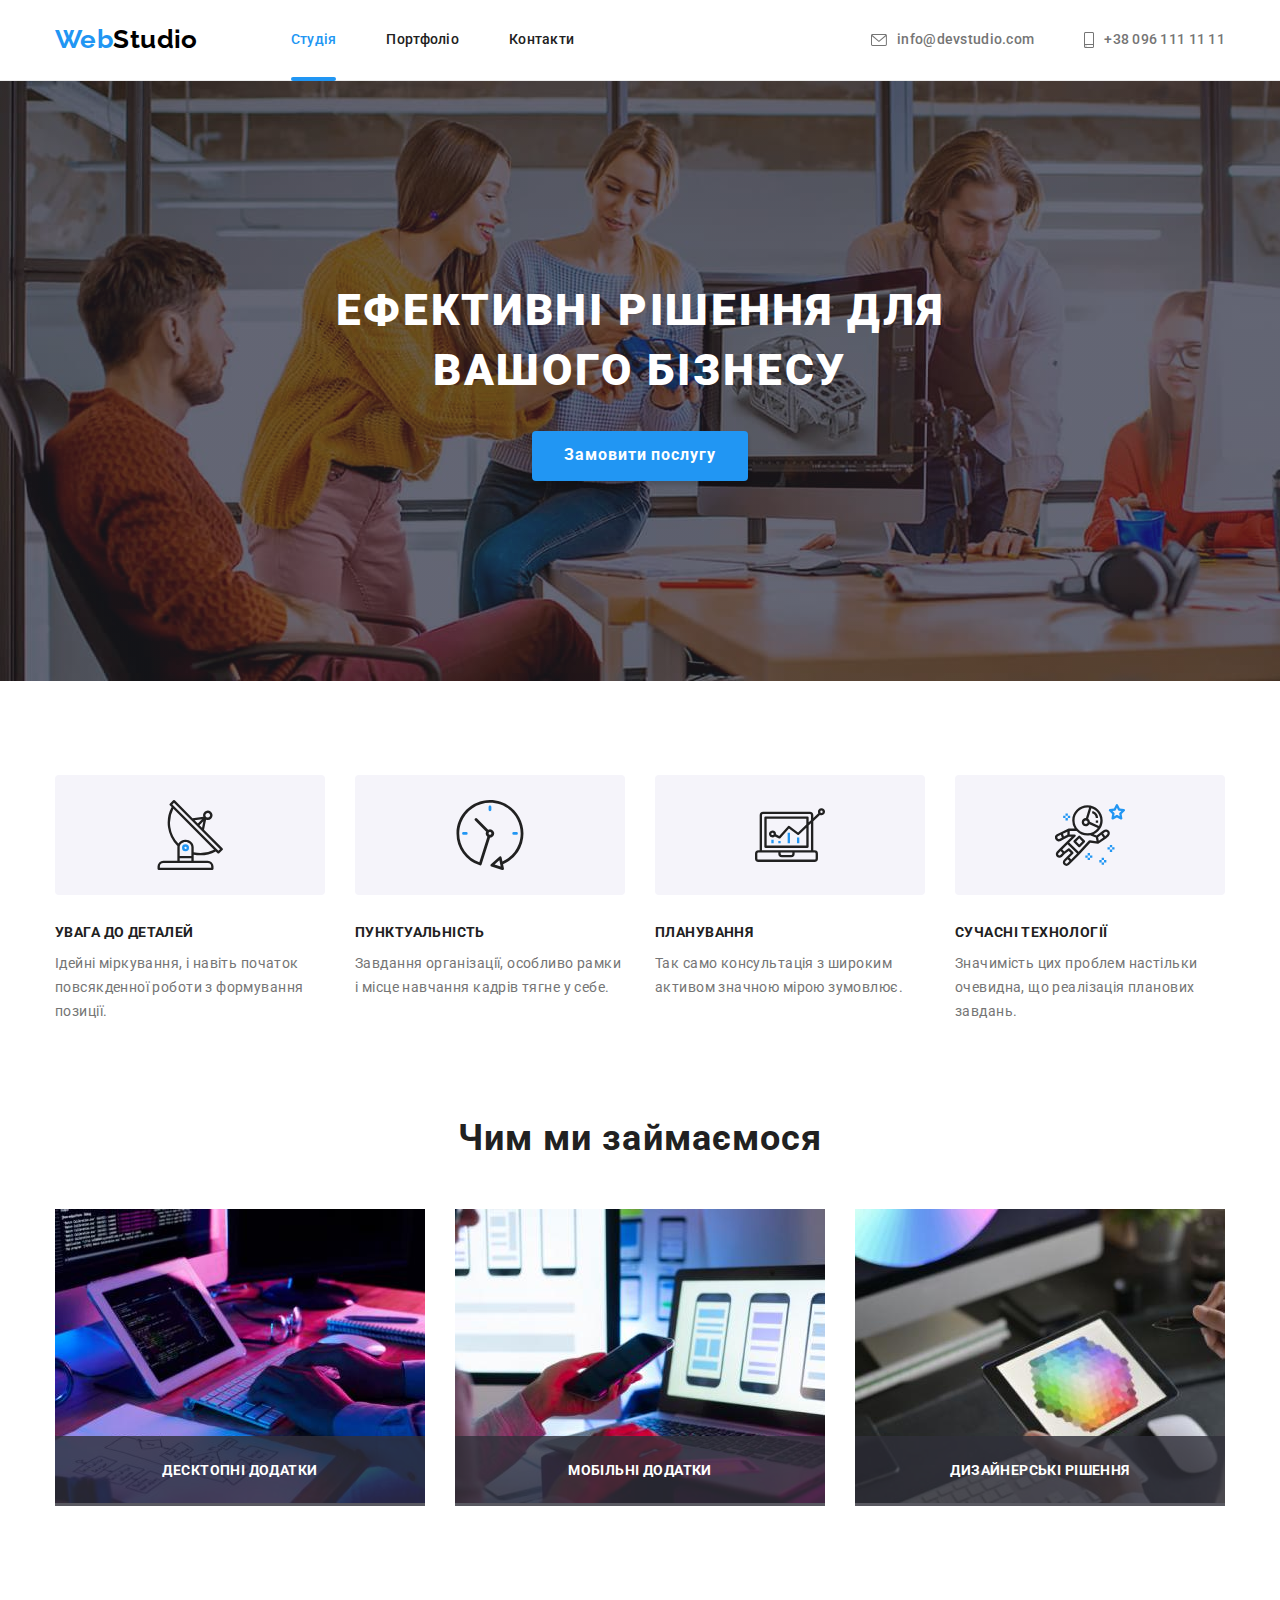
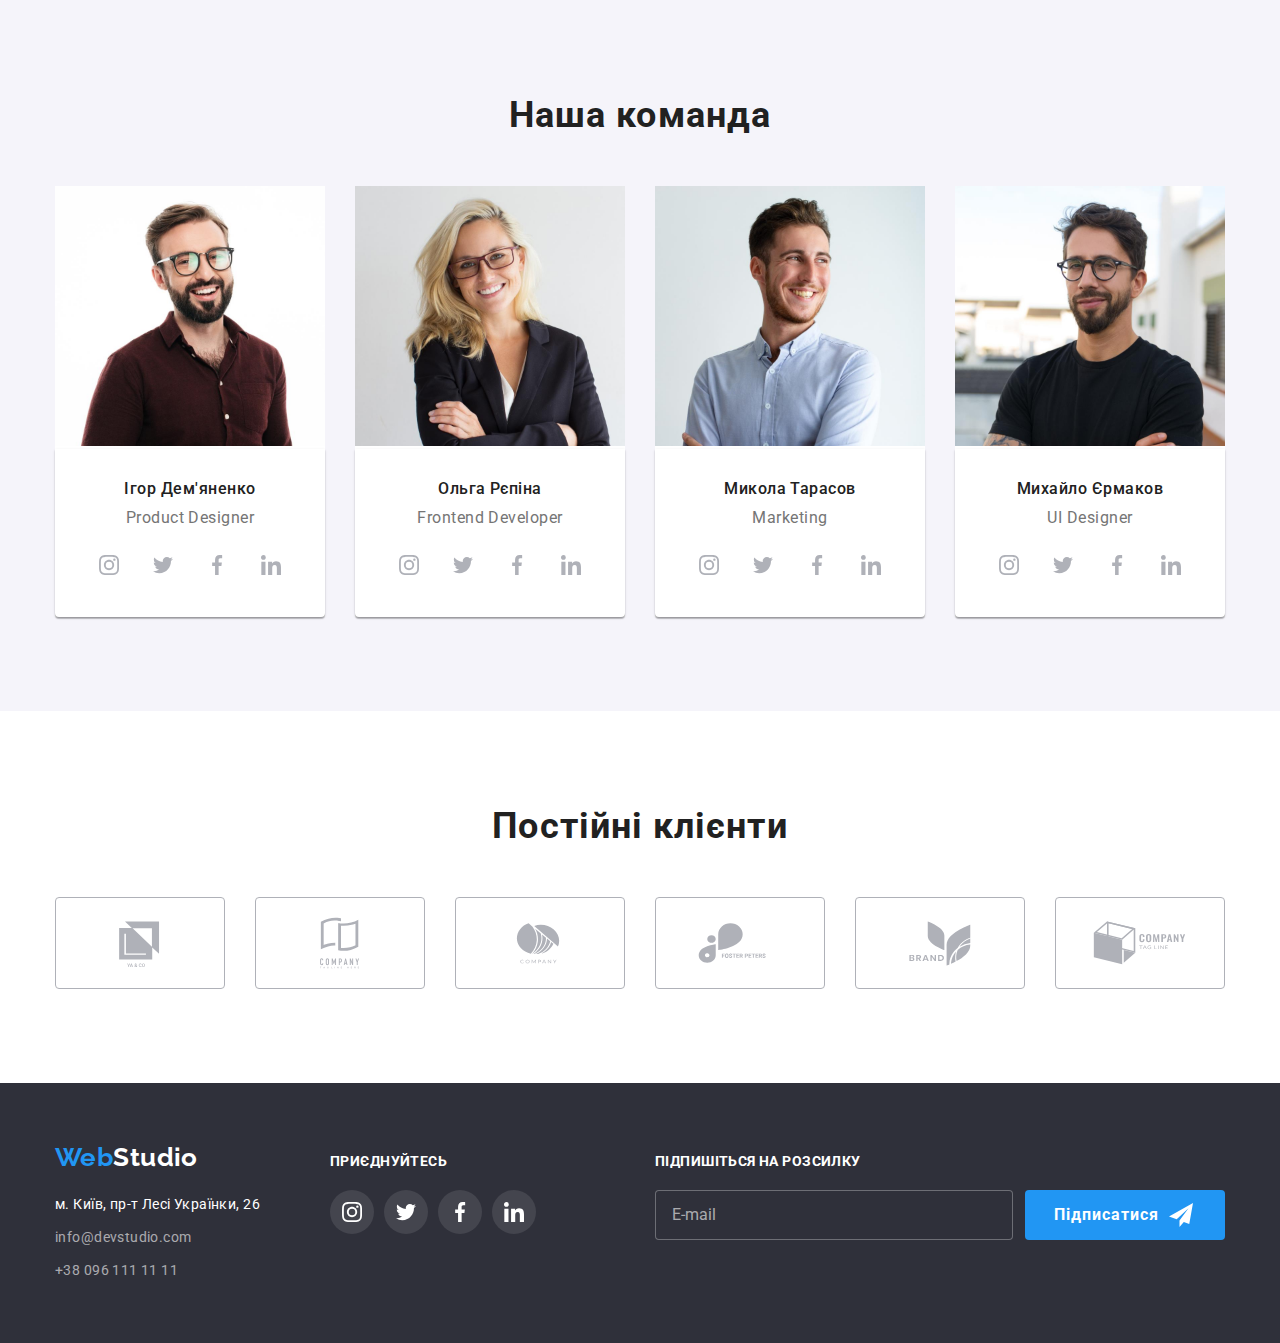
<file: index.html>
<!DOCTYPE html>
<html lang="ua">
  <head>
    <meta charset="UTF-8" />
    <meta http-equiv="X-UA-Compatible" content="IE=edge">
    <meta name="viewport" content="width=device-width, initial-scale=1.0">
    <title>Студія</title>
    <link rel="stylesheet" href="https://cdnjs.cloudflare.com/ajax/libs/modern-normalize/1.1.0/modern-normalize.min.css">
    <link rel="preconnect" href="https://fonts.googleapis.com">
    <link rel="preconnect" href="https://fonts.gstatic.com" crossorigin>
    <link
      href="https://fonts.googleapis.com/css2?family=Oleo+Script&family=Raleway:wght@700&family=Roboto:wght@400;500;700;900&display=swap"
      rel="stylesheet">
    <link rel="stylesheet" href="./css/main.min.css"/>
     </head>
  <body>
    <!-- Header-->
    <header class="header-container">
      <div class="container header">
        <nav class="header">
          <a href="./index.html" class="logo__item">
            <span class="logo-blue">Web</span><span class="logo-black">Studio</span></a>
          <ul class="site-nav list">
            <li><a class="site-nav__item current" href="./index.html">Студія</a></li>
            <li><a class="site-nav__item" href="./portfolio.html">Портфоліо</a></li>
            <li><a class="site-nav__item" href="#">Контакти</a></li>
          </ul>
        </nav>

        <ul class="auth-nav list">
          <li>
            <a class="auth-nav__item" href="mailto:info@devstudio.com" lang="en"><svg class="icon" width="16" height="12"><use href="./images/icons.svg#icon-envelope"></use></svg>info@devstudio.com</a>
          </li>
          <li><a class="auth-nav__item" href="tel:+380961111111"><svg class="icon" width="10" height="16"><use href="./images/icons.svg#icon-phone"></use></svg>+38 096 111 11 11</a>
          </li>
        </ul>
      </div>
    </header>
    <!--Main -->
    <main>
      <!-- Герой-->
      <section class="hero">
        <div class="container">
        <h1 class="hero__title">Ефективні рішення для</br>вашого бізнесу</h1>
        <button type="button" class="hero__button" data-modal-open>Замовити послугу</button>
      </div>
      </section>
      <!--Особливості-->
      <section class="futures">
          <h2 class="visually-hidden">Переваги</h2>
        <div class="container">
          <ul class="futures__list list">
            <li class="features__item">
              <div class="features__icons"><svg class="icon" width="70" height="70"><use href="./images/icons.svg#icon-antenna"></use></svg></div>
              <h3 class="features__title">Увага до деталей</h3>
              <p class="features__text">
                Ідейні міркування, i навіть початок повсякденної роботи з
                формування позиції.
              </p>
            </li>
            <li class="features__item">
              <div class="features__icons"><svg class="icon" width="70" height="70"><use href="./images/icons.svg#icon-clock"></use></svg></div>
              <h3 class="features__title">Пунктуальність</h3>
              <p class="features__text">
                Завдання організації, особливо рамки i місце навчання кадрів
                тягне у себе.
              </p>
            </li>
            <li class="features__item">
              <div class="features__icons"><svg class="icon" width="70" height="70"><use href="./images/icons.svg#icon-diagram"></use></svg></div>
              <h3 class="features__title">Планування</h3>
              <p class="features__text">
                Так само консультація з широким активом значною мірою зумовлює.
              </p>
            </li>
            <li class="features__item">
              <div class="features__icons"><svg class="icon" width="70" height="70"><use href="./images/icons.svg#icon-astronaut"></use></svg></div>
              <h3 class="features__title">Сучасні технології</h3>
              <p class="features__text">
                Значимість цих проблем настільки очевидна, що реалізація
                планових завдань.
              </p>
            </li>
          </ul>
        </div>
      </section>
      <!--Чим ми займаємось-->
      <section class="section">
        <div class="container">
        <h2 class="section__title">Чим ми займаємося</h2>
        <ul class="work-list list">
          <li class="work-list__item">
            <img
              src="./images/img1.jpg"
              alt="Чоловік працює за комп'ютером"
              width="370"
              height="294"
            />
            <div class="work-list__thumb">
              <p class="work-list__text">Десктопні додатки</p>
            </div>
          </li>
              <li class="work-list__item">
                <img src="./images/img2.jpg" alt="Чоловік працює за комп'ютером" width="370" height="294" />
                <div class="work-list__thumb">
                  <p class="work-list__text">Мобільні додатки</p>
                </div>
              </li>
              <li class="work-list__item">
                <img src="./images/img3.jpg" alt="Чоловік працює за комп'ютером" width="370" height="294" />
                <div class="work-list__thumb">
                  <p class="work-list__text">Дизайнерські рішення</p>
                </div>
              </li>
        </ul>
        </div>
      </section>
      <!--Наша команда-->
      <section class="section team">
        <div class="container">
        <h2 class="section__title">Наша команда</h2>
        <ul class="team__list list">
          <li class="team__item">
            <img
              src="./images/img4.jpg"
              alt="Ігор Дем'яненко"
              width="270"
              height="260"
            />
            <div class="team__conte">
            <h3 class="team__title">Ігор Дем'яненко</h3>
            <p class="team__text" lang="en">Product Designer</p>
            <ul class="team-icons list">
              <li class="team-icons__item">
                <a href="" class="team-icons__link">
                  <svg class="team-icons__icon" width="20" height="20">
                    <use href="./images/icons.svg#icon-instagram"></use>
                  </svg>
                </a>
              </li>
              <li class="team-icons__item">
                <a href="" class="team-icons__link">
                  <svg class="team-icons__icon" width="20" height="20">
                    <use href="./images/icons.svg#icon-twitter"></use>
                  </svg>
                </a>
              </li>
              <li class="team-icons__item">
                <a href="" class="team-icons__link">
                  <svg class="team-icons__icon" width="20" height="20">
                    <use href="./images/icons.svg#icon-facebook"></use>
                  </svg>
                </a>
              </li>
              <li class="team-icons__item">
                <a href="" class="team-icons__link">
                  <svg class="team-icons__icon" width="20" height="20">
                    <use href="./images/icons.svg#icon-linkedin"></use>
                  </svg>
                </a>
              </li>
            </ul>
            </div>
          </li>
          <li class="team__item">
            <img
              src="./images/img5.jpg"
              alt="Ольга Рєпіна"
              width="270"
              height="260"
            />
            <div class="team__conte">
            <h3 class="team__title">Ольга Рєпіна</h3>
            <p class="team__text" lang="en">Frontend Developer</p>
            <ul class="team-icons list">
              <li class="team-icons__item">
                <a href="" class="team-icons__link">
                  <svg class="team-icons__icon" width="20" height="20">
                    <use href="./images/icons.svg#icon-instagram"></use>
                  </svg>
                </a>
              </li>
              <li class="team-icons__item">
                <a href="" class="team-icons__link">
                  <svg class="team-icons__icon" width="20" height="20">
                    <use href="./images/icons.svg#icon-twitter"></use>
                  </svg>
                </a>
              </li>
              <li class="team-icons__item">
                <a href="" class="team-icons__link">
                  <svg class="team-icons__icon" width="20" height="20">
                    <use href="./images/icons.svg#icon-facebook"></use>
                  </svg>
                </a>
              </li>
              <li class="team-icons__item">
                <a href="" class="team-icons__link">
                  <svg class="team-icons__icon" width="20" height="20">
                    <use href="./images/icons.svg#icon-linkedin"></use>
                  </svg>
                </a>
              </li>
            </ul>
            </div>
          </li>
          <li class="team__item">
            <img
              src="./images/img6.jpg"
              alt="Микола Тарасов"
              width="270"
              height="260"
            />
            <div class="team__conte">
            <h3 class="team__title">Микола Тарасов</h3>
            <p class="team__text" lang="en">Marketing</p>
        <ul class="team-icons list">
          <li class="team-icons__item">
            <a href="" class="team-icons__link">
              <svg class="team-icons__icon" width="20" height="20">
                <use href="./images/icons.svg#icon-instagram"></use>
              </svg>
            </a>
          </li>
          <li class="team-icons__item">
            <a href="" class="team-icons__link">
              <svg class="team-icons__icon" width="20" height="20">
                <use href="./images/icons.svg#icon-twitter"></use>
              </svg>
            </a>
          </li>
          <li class="team-icons__item">
            <a href="" class="team-icons__link">
              <svg class="team-icons__icon" width="20" height="20">
                <use href="./images/icons.svg#icon-facebook"></use>
              </svg>
            </a>
          </li>
          <li class="team-icons__item">
            <a href="" class="team-icons__link">
              <svg class="team-icons__icon" width="20" height="20">
                <use href="./images/icons.svg#icon-linkedin"></use>
              </svg>
            </a>
          </li>
        </ul>
            </div>
          </li>
          <li class="team__item">
            <img
              src="./images/img7.jpg"
              alt="Михайло Єрмаков"
              width="270"
              height="260"
            />
            <div class="team__conte">
            <h3 class="team__title">Михайло Єрмаков</h3>
            <p class="team__text" lang="en">UI Designer</p>
          <ul class="team-icons list">
            <li class="team-icons__item">
              <a href="" class="team-icons__link">
                <svg class="team-icons__icon" width="20" height="20">
                  <use href="./images/icons.svg#icon-instagram"></use>
                </svg>
              </a>
            </li>
            <li class="team-icons__item">
              <a href="" class="team-icons__link">
                <svg class="team-icons__icon" width="20" height="20">
                  <use href="./images/icons.svg#icon-twitter"></use>
                </svg>
              </a>
            </li>
            <li class="team-icons__item">
              <a href="" class="team-icons__link">
                <svg class="team-icons__icon" width="20" height="20">
                  <use href="./images/icons.svg#icon-facebook"></use>
                </svg>
              </a>
            </li>
            <li class="team-icons__item">
              <a href="" class="team-icons__link">
                <svg class="team-icons__icon" width="20" height="20">
                  <use href="./images/icons.svg#icon-linkedin"></use>
                </svg>
              </a>
            </li>
          </ul>
            </div>
          </li>
        </ul>
        </div>
     </section>
    <!-- Клиенты -->
    <section class="section clients">
      <div class="container">
        <h2 class="section__title">Постійні клієнти</h2>
        <ul class="clients__list list">
          <li class="clients__item"><a href="" class="clients__link"><svg class="clients__icon" width="106" height="60">
                <use href="./images/icons.svg#icon-client-1"></use>
              </svg></a></li>
          <li class="clients__item"><a href="" class="clients__link"><svg class="clients__icon" width="106" height="60">
                <use href="./images/icons.svg#icon-client-2"></use>
              </svg></a></li>
          <li class="clients__item"><a href="" class="clients__link"><svg class="clients__icon" width="106" height="60">
                <use href="./images/icons.svg#icon-client-3"></use>
              </svg></a></li>
          <li class="clients__item"><a href="" class="clients__link"><svg class="clients__icon" width="106" height="60">
                <use href="./images/icons.svg#icon-client-4"></use>
              </svg></a></li>
          <li class="clients__item"><a href="" class="clients__link"><svg class="clients__icon" width="106" height="60">
                <use href="./images/icons.svg#icon-client-5"></use>
              </svg></a></li>
          <li class="clients__item"><a href="" class="clients__link"><svg class="clients__icon" width="106" height="60">
                <use href="./images/icons.svg#icon-client-6"></use>
              </svg></a></li>
        </ul>
      </div>
    </section>
    </main>
    <!--Footer-->
    <footer class="footer">
      <div class="container foot-conte">
      <div class="logo-footer">
      <div class="logos">
        <a href="./index.html" class="logo__item">
        <span class="logo-blue">Web</span><span class="logo-white">Studio</span></a>
      </div>
      <address class="adress-list">
        <ul class="list">
          <li>
            <a
              class="footer__text"
              href="https://goo.gl/maps/dyewNq2MifsnemBVA"
              rel="noopener noreferrer nofollow"
              >м. Київ, пр-т Лесі Українки, 26</a>
          </li>
          <li>
            <a class="adress-list__item" href="mailto:info@devstudio.com" lang="en"
              >info@devstudio.com</a>
          </li>
          <li><a class="adress-list__item" href="tel:+380961111111">+38 096 111 11 11</a></li>
        </ul>
      </address>
      </div>
      <div class="footer-come">
        <h2 class="footer-come__title">Приєднуйтесь</h2>
        <ul class="list">
          <li class="footer-come__item">
            <a href="" class="footer-come__link">
              <svg class="footer-come__icon" width="20" height="20">
                <use href="./images/icons.svg#icon-instagram"></use>
              </svg>
            </a>
          </li>
          <li class="footer-come__item">
            <a href="" class="footer-come__link">
              <svg class="footer-come__icon" width="20" height="20">
                <use href="./images/icons.svg#icon-twitter"></use>
              </svg>
            </a>
          </li>
          <li class="footer-come__item">
            <a href="" class="footer-come__link">
              <svg class="footer-come__icon" width="20" height="20">
                <use href="./images/icons.svg#icon-facebook"></use>
              </svg>
            </a>
          </li>
          <li class="footer-come__item">
            <a href="" class="footer-come__link">
              <svg class="footer-come__icon" width="20" height="20">
                <use href="./images/icons.svg#icon-linkedin"></use>
              </svg>
            </a>
          </li>
        </ul>
      </div>
      <div class="footer-sign">
        <h2 class="footer-sign__title">Підпишіться на розсилку</h2>
        <input type="footer-sign__text" name="mail" placeholder="E-mail" />
        <button type="submit" class="footer-sign__button">
          Підписатися
          <svg class="footer-sign__icon">
            <use href="./images/icons.svg#send"></use>
          </svg>
        </button>
      </div>
      </div>
     </footer>
    <!-- backdroup -->
    <div class="backdroup is-hidden" data-modal>
      <div class="modal">
        <button class="modal-button" data-modal-close>
          <svg class="modal-close" width="18" height="18">
            <use href="./images/icons.svg#close"></use>
          </svg>
        </button>
        <h2 class="title">Залиште свої дані, ми вам передзвонимо</h2>
        <form class="form-modal">
          <label class="label"><span class="text">Ім'я</span>
            <span class="thumb-wrap">
              <input type="text" name="name" class="input">
              <svg class="icon">
                <use href="./images/icons.svg#person"></use>
              </svg>
            </span>
          </label>
          <label class="label"><span class="text">Телефон</span>
            <span class="thumb-wrap">
              <input type="tel" name="tel" class="input">
              <svg class="icon">
                <use href="./images/icons.svg#phone"></use>
              </svg>
            </span>
          </label>
          <label class="label"><span class="text">Пошта</span>
            <span class="thumb-wrap">
              <input type="email" name="email" class="input">
              <svg class="icon">
                <use href="./images/icons.svg#email"></use>
              </svg>
            </span>
          </label>
          <label class="label-comment"><span class="text">Коментар</span>
            <textarea name="comment" class="comment" placeholder="Введіть текст"></textarea>
          </label>
          <label class="checkbox-label">
            <input class="checkbox" type="checkbox" name="policy">
            <span class="icon-check"></span>
            <span class="text-agree">Погоджуюся з розсилкою та приймаю </span><a href="" class="link">Умови договору</a>
          </label>
          <button type="submit" class="button-send">Відправити</button>
        </form>
      </div>
    </div>
    <script src="./js/modal.js"></script>
    </body>
    
    </html>
</file>
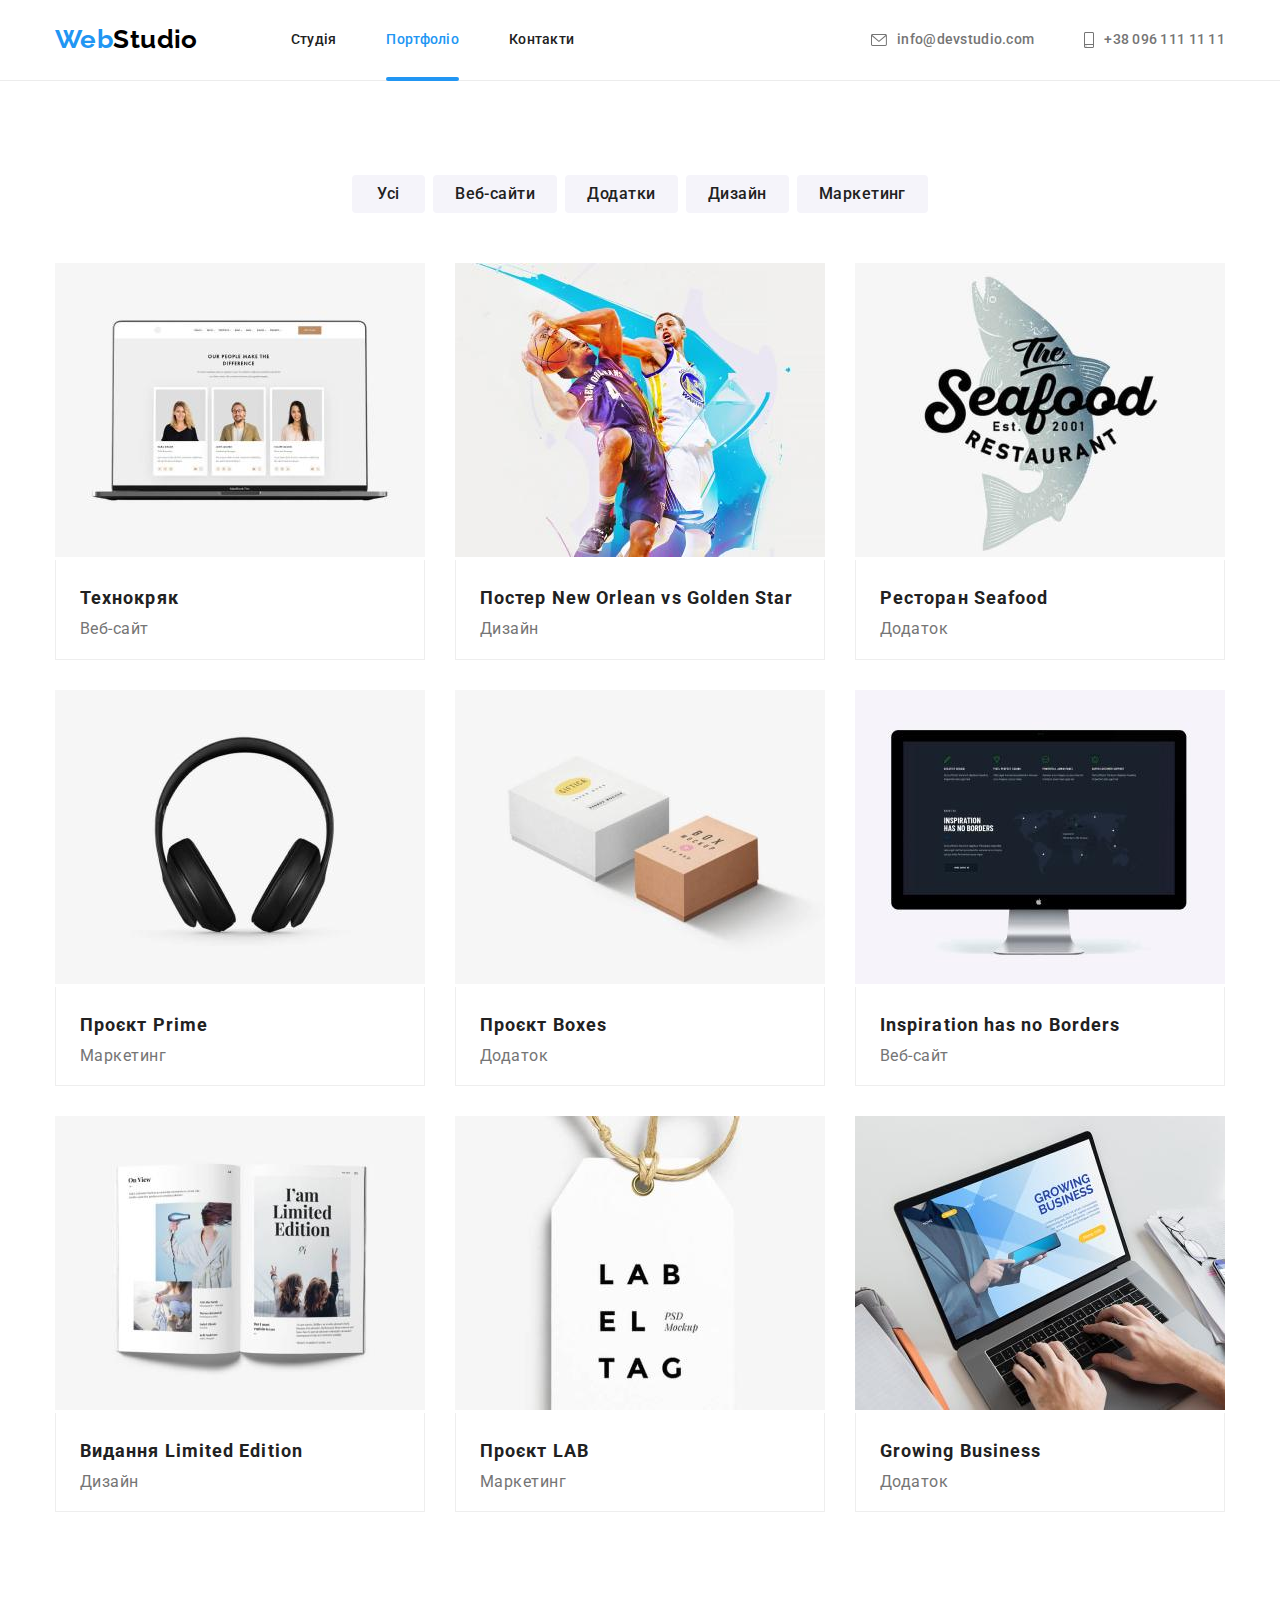
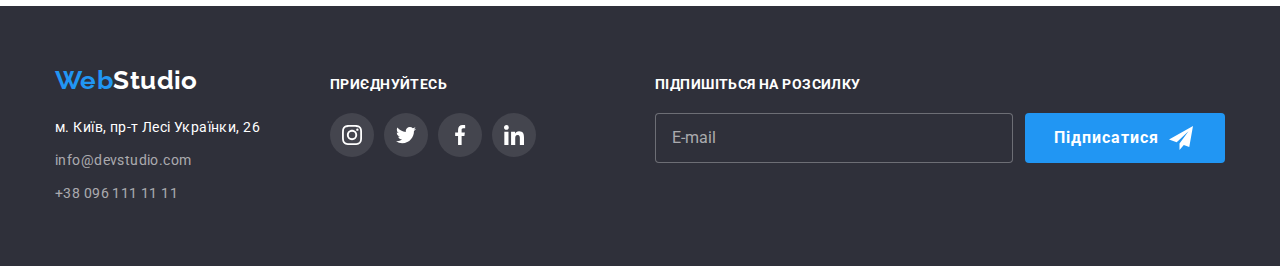
<file: portfolio.html>
<!DOCTYPE html>
<html lang="ua">
  <head>
    <meta charset="UTF-8" />
    <meta http-equiv="X-UA-Compatible" content="IE=edge" />
    <meta name="viewport" content="width=device-width, initial-scale=1.0" />
    <title>Портфоліо</title>
    <link
      rel="stylesheet"
      href="https://cdnjs.cloudflare.com/ajax/libs/modern-normalize/1.1.0/modern-normalize.min.css"
    />
    <link rel="preconnect" href="https://fonts.googleapis.com" />
    <link rel="preconnect" href="https://fonts.gstatic.com" crossorigin />
    <link
      href="https://fonts.googleapis.com/css2?family=Oleo+Script&family=Raleway:wght@700&family=Roboto:wght@400;500;700;900&display=swap"
      rel="stylesheet"
    />
    <link rel="stylesheet" href="./css/main.min.css"/>
    </head>

  <body>
    <!-- Header-->
    <header class="header-container">
      <div class="container header">
        <nav class="header">
          <a href="./index.html" class="logo__item">
            <span class="logo-blue">Web</span><span class="logo-black">Studio</span></a>
          <ul class="site-nav list">
            <li><a class="site-nav__item" href="./index.html">Студія</a></li>
            <li><a class="site-nav__item current" href="./portfolio.html">Портфоліо</a></li>
            <li><a class="site-nav__item" href="#">Контакти</a></li>
          </ul>
        </nav>
    
        <ul class="auth-nav list">
          <li>
            <a class="auth-nav__item" href="mailto:info@devstudio.com" lang="en"><svg class="icon" width="16" height="12">
                <use href="./images/icons.svg#icon-envelope"></use>
              </svg>info@devstudio.com</a>
          </li>
          <li><a class="auth-nav__item" href="tel:+380961111111"><svg class="icon" width="10" height="16">
                <use href="./images/icons.svg#icon-phone"></use>
              </svg>+38 096 111 11 11</a>
          </li>
        </ul>
      </div>
    </header>
    <!--Main -->
    <main>
      <section class="projects">
        <div class="container">
          <h1 class="visually-hidden">Наші роботи</h1>
          <ul class="filters list">
            <li><button type="button" class="filters__button">Усі</button></li>
            <li><button type="button" class="filters__button">Веб-сайти</button></li>
            <li><button type="button" class="filters__button">Додатки</button></li>
            <li><button type="button" class="filters__button">Дизайн</button></li>
            <li><button type="button" class="filters__button">Маркетинг</button></li>
          </ul>
          <ul class="portfolio-works list">
            <li class="portfolio-works__item">
              <a class="portfolio-works__link" href="#">
                <div class="portfolio-works__thumb">
                  <img src="./images/img8.jpg" alt="Технокряк" width="370" />
                  <div class="check-out">
                    <p class="check-out__text">
                      Ресурс пропонує комплексні пропозиції з різним рівнем
                      функціоналу та сервісів. Все це дозволить відвідувачу
                      отримати вичерпні відомості про компанію чи пиватну особу.
                    </p>
                  </div>
                </div>
                <div class="portfolio-works__conte">
                  <h2 class="portfolio-works__title">Технокряк</h2>
                  <p class="portfolio-works__text">Веб-сайт</p>
                </div>
              </a>
            </li>
            <li class="portfolio-works__item">
              <a class="portfolio-works__link" href="#">
                <div class="portfolio-works__thumb">
                  <img src="./images/img9.jpg" alt="Постер New Orlean vs Golden Star" width="370" />
                  <div class="check-out">
                    <p class="check-out__text">
                      Ресурс пропонує комплексні пропозиції з різним рівнем
                      функціоналу та сервісів. Все це дозволить відвідувачу
                      отримати вичерпні відомості про компанію чи приватну
                      особу.
                    </p>
                  </div>
                </div>
                <div class="portfolio-works__conte">
                  <h2 class="portfolio-works__title">Постер New Orlean vs Golden Star</h2>
                  <p class="portfolio-works__text">Дизайн</p>
                </div>
              </a>
            </li>
            <li class="portfolio-works__item">
              <a class="portfolio-works__link" href="#">
                <div class="portfolio-works__thumb">
                  <img src="./images/img10.jpg" alt="Ресторан Seafood" width="370" />
                  <div class="check-out">
                    <p class="check-out__text">
                      Ресурс пропонує комплексні пропозиції з різним рівнем
                      функціоналу та сервісів. Все це дозволить відвідувачу
                      отримати вичерпні відомості про компанію чи приватну
                      особу.
                    </p>
                  </div>
                </div>
                <div class="portfolio-works__conte">
                  <h2 class="portfolio-works__title">Ресторан Seafood</h2>
                  <p class="portfolio-works__text">Додаток</p>
                </div>
              </a>
            </li>
            <li class="portfolio-works__item">
              <a class="portfolio-works__link" href="#">
                <div class="portfolio-works__thumb">
                  <img src="./images/img11.jpg" alt="Проєкт Prime" width="370" />
                  <div class="check-out">
                    <p class="check-out__text">
                      Ресурс пропонує комплексні пропозиції з різним рівнем
                      функціоналу та сервісів. Все це дозволить відвідувачу
                      отримати вичерпні відомості про компанію чи приватну
                      особу.
                    </p>
                  </div>
                </div>
                <div class="portfolio-works__conte">
                  <h2 class="portfolio-works__title">Проєкт Prime</h2>
                  <p class="portfolio-works__text">Маркетинг</p>
                </div>
              </a>
            </li>
            <li class="portfolio-works__item">
              <a class="portfolio-works__link" href="#">
                <div class="portfolio-works__thumb">
                  <img src="./images/img12.jpg" alt="Проєкт Boxes" width="370" />
                  <div class="check-out">
                    <p class="check-out__text">
                      Ресурс пропонує комплексні пропозиції з різним рівнем
                      функціоналу та сервісів. Все це дозволить відвідувачу
                      отримати вичерпні відомості про компанію чи приватну
                      особу.
                    </p>
                  </div>
                </div>
                <div class="portfolio-works__conte">
                  <h2 class="portfolio-works__title">Проєкт Boxes</h2>
                  <p class="portfolio-works__text">Додаток</p>
                </div>
              </a>
            </li>
            <li class="portfolio-works__item">
              <a class="portfolio-works__link" href="#">
                <div class="portfolio-works__thumb">
                  <img src="./images/img13.jpg" alt="Inspiration has no Borders" width="370" />
                  <div class="check-out">
                    <p class="check-out__text">
                      Ресурс пропонує комплексні пропозиції з різним рівнем
                      функціоналу та сервісів. Все це дозволить відвідувачу
                      отримати вичерпні відомості про компанію чи приватну
                      особу.
                    </p>
                  </div>
                </div>
                <div class="portfolio-works__conte">
                  <h2 class="portfolio-works__title">Inspiration has no Borders</h2>
                  <p class="portfolio-works__text">Веб-сайт</p>
                </div>
              </a>
            </li>
            <li class="portfolio-works__item">
              <a class="portfolio-works__link" href="#">
                <div class="portfolio-works__thumb">
                  <img src="./images/img14.jpg" alt="Видання Limited Edition" width="370" />
                  <div class="check-out">
                    <p class="check-out__text">
                      Ресурс пропонує комплексні пропозиції з різним рівнем
                      функціоналу та сервісів. Все це дозволить відвідувачу
                      отримати вичерпні відомості про компанію чи приватну
                      особу.
                    </p>
                  </div>
                </div>
                <div class="portfolio-works__conte">
                  <h2 class="portfolio-works__title">Видання Limited Edition</h2>
                  <p class="portfolio-works__text">Дизайн</p>
                </div>
              </a>
            </li>
            <li class="portfolio-works__item">
              <a class="portfolio-works__link" href="#">
                <div class="portfolio-works__thumb">
                  <img src="./images/img15.jpg" alt="Проєкт LAB" width="370" />
                  <div class="check-out">
                    <p class="check-out__text">
                      Ресурс пропонує комплексні пропозиції з різним рівнем
                      функціоналу та сервісів. Все це дозволить відвідувачу
                      отримати вичерпні відомості про компанію чи приватну
                      особу.
                    </p>
                  </div>
                </div>
                <div class="portfolio-works__conte">
                  <h2 class="portfolio-works__title">Проєкт LAB</h2>
                  <p class="portfolio-works__text">Маркетинг</p>
                </div>
              </a>
            </li>
            <li class="portfolio-works__item">
              <a class="portfolio-works__link" href="#">
                <div class="portfolio-works__thumb">
                  <img src="./images/img16.jpg" alt="Growing Business" width="370" />
                  <div class="check-out">
                    <p class="check-out__text">
                      Ресурс пропонує комплексні пропозиції з різним рівнем
                      функціоналу та сервісів. Все це дозволить відвідувачу
                      отримати вичерпні відомості про компанію чи приватну
                      особу.
                    </p>
                  </div>
                </div>
                <div class="portfolio-works__conte">
                  <h2 class="portfolio-works__title">Growing Business</h2>
                  <p class="portfolio-works__text">Додаток</p>
                </div>
              </a>
            </li>
          </ul>
        </div>
      </section>
    </main>
    <!--Footer-->
    <footer class="footer">
      <div class="container foot-conte">
        <div class="logo-footer">
          <div class="logos">
            <a href="./index.html" class="logo__item">
              <span class="logo-blue">Web</span><span class="logo-white">Studio</span></a>
          </div>
          <address class="adress-list">
            <ul class="list">
              <li>
                <a class="footer__text" href="https://goo.gl/maps/dyewNq2MifsnemBVA" rel="noopener noreferrer nofollow">м.
                  Київ, пр-т Лесі Українки, 26</a>
              </li>
              <li>
                <a class="adress-list__item" href="mailto:info@devstudio.com" lang="en">info@devstudio.com</a>
              </li>
              <li><a class="adress-list__item" href="tel:+380961111111">+38 096 111 11 11</a></li>
            </ul>
          </address>
        </div>
        <div class="footer-come">
          <h2 class="footer-come__title">Приєднуйтесь</h2>
          <ul class="list">
            <li class="footer-come__item">
              <a href="" class="footer-come__link">
                <svg class="footer-come__icon" width="20" height="20">
                  <use href="./images/icons.svg#icon-instagram"></use>
                </svg>
              </a>
            </li>
            <li class="footer-come__item">
              <a href="" class="footer-come__link">
                <svg class="footer-come__icon" width="20" height="20">
                  <use href="./images/icons.svg#icon-twitter"></use>
                </svg>
              </a>
            </li>
            <li class="footer-come__item">
              <a href="" class="footer-come__link">
                <svg class="footer-come__icon" width="20" height="20">
                  <use href="./images/icons.svg#icon-facebook"></use>
                </svg>
              </a>
            </li>
            <li class="footer-come__item">
              <a href="" class="footer-come__link">
                <svg class="footer-come__icon" width="20" height="20">
                  <use href="./images/icons.svg#icon-linkedin"></use>
                </svg>
              </a>
            </li>
          </ul>
        </div>
        <div class="footer-sign">
          <h2 class="footer-sign__title">Підпишіться на розсилку</h2>
          <input type="footer-sign__text" name="mail" placeholder="E-mail" />
          <button type="submit" class="footer-sign__button">
            Підписатися
            <svg class="footer-sign__icon">
              <use href="./images/icons.svg#send"></use>
            </svg>
          </button>
        </div>
      </div>
    </footer>
  </body>
</html>
</file>
<file: css/main.min.css>
:root{--main-font: "Roboto", sans-serif;--main-white: #ffffff;--main-black: #000000;--main-dark: #2f303a;--main-team: #f5f4fa;--main-font-color: #212121;--hover-font-color: #2196f3;--secondary-font-color: #757575;--footer-color: #2f303a;--hover-color: #188ce8;--clients-color: #afb1b8;--timing-function: cubic-bezier(0.4, 0, 0.2, 1)}h1,h2,h3,p,ul{margin-top:0;margin-bottom:0;padding:0}body{font-family:var(--main-font);font-size:14px;color:var(--main-font-color);letter-spacing:.03em}.list{list-style:none;padding:0;margin:0}.visually-hidden{position:absolute;white-space:nowrap;overflow:hidden;border:0;clip:rect(0 0 0 0);-webkit-clip-path:inset(50%);clip-path:inset(50%)}.container{width:1200px;padding-left:15px;padding-right:15px;margin-right:auto;margin-left:auto}.header-container{border-bottom:1px solid #ececec}.section{padding:94px 0}.section__title{font-weight:700;font-size:36px;line-height:1.17;letter-spacing:.03em;text-align:center;margin-bottom:50px}.header{color:var(--main-white);display:-webkit-box;display:-ms-flexbox;display:flex;-webkit-box-pack:justify;-ms-flex-pack:justify;justify-content:space-between;-webkit-box-align:center;-ms-flex-align:center;align-items:center}.logo__item{font-family:"raleway",sans-sarif;font-size:26px;text-decoration:none;font-weight:700}.logo-footer{display:block}.logo-blue{color:var(--hover-font-color)}.logo-black{color:var(--main-black)}.logo-white{color:var(--main-white)}.logos{margin-bottom:20px}.site-nav{display:-webkit-box;display:-ms-flexbox;display:flex;margin:0px 0px 0px 93px;gap:50px;-webkit-transition:color 250ms var(--timing-function);transition:color 250ms var(--timing-function)}.auth-nav{display:-webkit-box;display:-ms-flexbox;display:flex;-webkit-box-align:center;-ms-flex-align:center;align-items:center;margin-left:auto;gap:50px;-webkit-transition:color 250ms var(--timing-function);transition:color 250ms var(--timing-function)}.auth-nav__item{display:-webkit-box;display:-ms-flexbox;display:flex;text-decoration:none;-webkit-box-align:center;-ms-flex-align:center;align-items:center;color:var(--secondary-font-color);font-weight:500;font-size:14px;line-height:1.14;letter-spacing:.02em;-webkit-transition:color 250ms var(--timing-function);transition:color 250ms var(--timing-function)}.auth-nav__item:hover,.auth-nav__item:focus{color:var(--hover-font-color)}.auth-nav .icon{display:block;fill:currentColor;margin-right:10px}.site-nav__item{text-decoration:none;color:var(--main-font-color);position:relative;display:block;padding-top:32px;padding-bottom:32px;font-weight:500;font-size:14px;line-height:1.14;letter-spacing:.02em}.site-nav__item:hover,.site-nav__item:focus,.current{text-decoration:none;color:var(--hover-font-color);font-weight:500;font-size:14px;line-height:1.14;letter-spacing:.02em;position:relative;display:block;padding-top:32px;padding-bottom:32px}.current::after{position:absolute;bottom:-1px;content:"";display:block;height:4px;width:100%;border-radius:2px;background-color:var(--hover-font-color)}.hero{color:var(--main-white);background:var(--main-dark);padding-top:200px;padding-bottom:200px;max-width:1600px;height:600px;margin-left:auto;margin-right:auto;background-image:-webkit-gradient(linear, left top, right top, from(rgba(47, 48, 58, 0.4)), to(rgba(47, 48, 58, 0.4))),url(../images/hero.jpg);background-image:linear-gradient(to right, rgba(47, 48, 58, 0.4), rgba(47, 48, 58, 0.4)),url(../images/hero.jpg);background-size:cover}.hero__title{font-weight:900;font-size:44px;text-align:center;letter-spacing:.06em;text-transform:uppercase;margin-bottom:30px;line-height:1.36}.hero__button{width:216px;height:50px;font-family:inherit;font-weight:700;font-size:16px;letter-spacing:.06em;color:var(--main-white);background:var(--hover-font-color);border-radius:4px;border:none;-webkit-box-shadow:0px 4px 4px rgba(0,0,0,.15);box-shadow:0px 4px 4px rgba(0,0,0,.15);cursor:pointer;display:-webkit-box;display:-ms-flexbox;display:flex;-webkit-box-align:center;-ms-flex-align:center;align-items:center;letter-spacing:.06em;border-radius:4px;padding:10px 30px;min-width:216px;display:block;margin-left:auto;margin-right:auto}.hero__button:hover{font-family:inherit;font-weight:700;font-size:16px;letter-spacing:.06em;color:var(--main-white);background:var(--hover-color);border-radius:4px;border:none;-webkit-box-shadow:0px 4px 4px rgba(0,0,0,.15);box-shadow:0px 4px 4px rgba(0,0,0,.15);cursor:pointer}.features__title{color:var(--main-font-color);font-weight:700;font-size:14px;line-height:1.14;letter-spacing:.03em;text-transform:uppercase;margin-bottom:10px}.features__text{color:var(--secondary-font-color);line-height:24px}.futures{background:var(--main-white);padding-top:94px}.section{padding-bottom:94px}.features__icons{padding:25px 100px;margin-bottom:30px;width:270px;height:120px;border-radius:4px;background-color:var(--main-team)}.futures__list{display:-webkit-box;display:-ms-flexbox;display:flex;gap:30px}.features__item{width:270px}.work-list{display:-webkit-box;display:-ms-flexbox;display:flex;-webkit-box-pack:justify;-ms-flex-pack:justify;justify-content:space-between}.work-list .work-list__item{position:relative}.work-list__thumb{position:absolute;bottom:0;left:0;width:100%;height:70px;padding:27px 0;background-color:rgba(47,48,58,.8)}.work-list__thumb .work-list__text{margin:0;font-weight:700;font-size:14px;line-height:1.14;text-align:center;text-transform:uppercase;color:#fff}.team{background:var(--main-team);padding-top:94px;padding-bottom:94px}.team__list{display:-webkit-box;display:-ms-flexbox;display:flex;-webkit-box-pack:justify;-ms-flex-pack:justify;justify-content:space-between}.team-icons{display:-webkit-box;display:-ms-flexbox;display:flex;-webkit-box-pack:justify;-ms-flex-pack:justify;justify-content:space-between}.team-icons .team-icons__link{display:block;color:var(--clients-color);width:44px;height:44px;padding:12px 12px;border-radius:50%;-webkit-transition:color 250ms var(--timing-function),background-color 250ms var(--timing-function);transition:color 250ms var(--timing-function),background-color 250ms var(--timing-function)}.team-icons .team-icons__icon{fill:currentColor}.team-icons .team-icons__link:hover,.team-icons .team-icons__link:focus{background-color:var(--hover-font-color);color:var(--main-white)}.team__conte{text-align:center;width:270px;padding-bottom:30px;padding-top:30px;padding-right:32px;padding-left:32px;background-color:var(--main-white);border-radius:0px 0px 4px 4px;-webkit-box-shadow:0px 1px 3px rgba(0,0,0,.12),0px 1px 1px rgba(0,0,0,.14),0px 2px 1px rgba(0,0,0,.2);box-shadow:0px 1px 3px rgba(0,0,0,.12),0px 1px 1px rgba(0,0,0,.14),0px 2px 1px rgba(0,0,0,.2)}.team__item{background:var(--main-white)}.team__text{font-size:16px;line-height:1.19;letter-spacing:.03em;color:var(--secondary-font-color);margin-top:10px;margin-bottom:16px}.section__title{margin-top:0;margin-bottom:50px;font-weight:700;font-size:36px;line-height:1.17;text-align:center}.clients__list{display:-webkit-box;display:-ms-flexbox;display:flex;-webkit-box-pack:justify;-ms-flex-pack:justify;justify-content:space-between}.clients__list .clients__link{display:-webkit-box;display:-ms-flexbox;display:flex;width:170px;height:92px;color:var(--clients-color);border:1px solid var(--clients-color);border-radius:4px;padding:16px 32px;-webkit-transition:color 250ms var(--timing-function),border-color 250ms var(--timing-function);transition:color 250ms var(--timing-function),border-color 250ms var(--timing-function)}.clients__list .clients__icon{fill:currentColor}.clients__list .clients__link:hover,.clients__list .clients__link:focus{border-color:var(--hover-font-color);color:var(--hover-font-color)}.clients__list .clients__icon:hover,.clients__list .clients__icon:focus{fill:currentColor}.footer-come{width:206px;height:80px;margin-left:70px;padding:0 0}.footer-come .footer-come__link{display:block;color:var(--main-white);width:44px;height:44px;padding:12px 12px;border-radius:50%;background-color:rgba(255,255,255,.1);-webkit-transition:background-color 250ms var(--timing-function);transition:background-color 250ms var(--timing-function)}.footer-come .footer-come__icon{fill:currentColor}.footer-come .list{-webkit-box-pack:justify;-ms-flex-pack:justify;justify-content:space-between}.foot-conte{display:-webkit-box;display:-ms-flexbox;display:flex;-webkit-box-align:baseline;-ms-flex-align:baseline;align-items:baseline}.footer-come .list{display:-webkit-box;display:-ms-flexbox;display:flex;padding:0 0}.footer-come .footer-come__link:hover,.footer-come .footer-come__link:focus{background-color:var(--hover-font-color);color:var(--main-white)}.footer-come .footer-come__icon:hover{fill:currentColor}.footer-come__title{margin-top:0;margin-bottom:20px;font-weight:700;font-size:14px;line-height:1.14;text-transform:uppercase}.footer{color:var(--main-white);text-decoration:none;background:var(--footer-color);padding-top:60px;padding-bottom:60px}.footer__text{text-decoration:none;font-style:normal;font-size:14px;line-height:1.71;letter-spacing:.03em;color:var(--main-white)}.adress-list :not(:last-child){margin-bottom:9px}.adress-list__item{text-decoration:none;font-style:normal;font-size:14px;line-height:1.71;letter-spacing:.03em;color:rgba(255,255,255,.6)}.adress-list__item:hover,.adress-list__item:focus{text-decoration:none;color:var(--hover-font-color);font-style:normal;font-size:14px;line-height:1.71;letter-spacing:.03em}.footer-sign{display:-webkit-box;display:-ms-flexbox;display:flex;-ms-flex-wrap:wrap;flex-wrap:wrap;margin-left:auto;width:570px;height:86px}.footer-sign .footer-sign__title{margin-top:0;margin-bottom:20px;font-weight:700;font-size:14px;line-height:1.14;text-transform:uppercase;color:#fff}.footer-sign input{padding:15px 16px;width:358px;height:50px;border:1px solid rgba(255,255,255,.3);color:rgba(255,255,255,.6);border-radius:4px;background-color:var(--main-dark);margin-right:12px;outline:rgba(0,0,0,0)}.footer-sign input::-webkit-input-placeholder{font-weight:400;font-size:16px;line-height:1.25;color:rgba(255,255,255,.6)}.footer-sign input::-moz-placeholder{font-weight:400;font-size:16px;line-height:1.25;color:rgba(255,255,255,.6)}.footer-sign input:-ms-input-placeholder{font-weight:400;font-size:16px;line-height:1.25;color:rgba(255,255,255,.6)}.footer-sign input::-ms-input-placeholder{font-weight:400;font-size:16px;line-height:1.25;color:rgba(255,255,255,.6)}.footer-sign input::placeholder{font-weight:400;font-size:16px;line-height:1.25;color:rgba(255,255,255,.6)}.footer-sign__button{display:-webkit-box;display:-ms-flexbox;display:flex;border-radius:4px;border:1px solid rgba(0,0,0,0);-webkit-box-align:center;-ms-flex-align:center;align-items:center;width:200px;height:50px;padding:10px 28px;cursor:pointer;background-color:var(--hover-font-color);color:#fff;font-family:inherit;font-weight:700;font-size:16px;line-height:1.88;letter-spacing:.06em}.footer-sign__button .footer-sign__icon{display:inline-block;-webkit-box-align:center;-ms-flex-align:center;align-items:center;fill:currentColor;width:24px;height:24px;margin-left:10px}.backdroup{position:fixed;top:0;left:0;width:100%;height:100%;background-color:rgba(0,0,0,.1);opacity:1;-webkit-transition:opacity 250ms var(--timing-function),visibility 250ms var(--timing-function);transition:opacity 250ms var(--timing-function),visibility 250ms var(--timing-function)}.backdroup.is-hidden{opacity:0;visibility:hidden;pointer-events:none}.backdroup.is-hidden .modal{-webkit-transform:translate(-50%, -50%) scale(1.2);transform:translate(-50%, -50%) scale(1.2)}.modal-button{position:absolute;cursor:pointer;background-color:inherit;width:30px;height:30px;top:8px;right:8px;border-radius:50%;border:1px solid rgba(0,0,0,.1)}.modal-button:hover .modal-close,.modal-button:focus .modal-close{fill:var(--accent-color)}.modal-close{position:absolute;top:50%;left:50%;-webkit-transform:translate(-50%, -50%);transform:translate(-50%, -50%);-webkit-transition:fill 250ms var(--timing-function);transition:fill 250ms var(--timing-function)}.modal{width:528px;height:581px;border-radius:4px;background-color:#fff;position:absolute;top:50%;left:50%;-webkit-transform:translate(-50%, -50%) scale(1);transform:translate(-50%, -50%) scale(1);-webkit-transition:-webkit-transform 250ms var(--timing-function);transition:-webkit-transform 250ms var(--timing-function);transition:transform 250ms var(--timing-function);transition:transform 250ms var(--timing-function), -webkit-transform 250ms var(--timing-function);padding:40px}.modal .title{font-weight:700;font-size:20px;line-height:23px;text-align:center;margin:0;margin-bottom:12px;text-transform:none}.form-modal{display:-webkit-box;display:-ms-flexbox;display:flex;-ms-flex-wrap:wrap;flex-wrap:wrap}.form-modal .text{display:inline-block;margin-bottom:4px;font-size:12px;line-height:1.17}.form-modal .label{display:block;font-weight:400;font-size:12px;line-height:1.17;letter-spacing:.01em;color:var(--secondary-font-color);margin-bottom:10px}.form-modal .thumb-wrap{position:relative}.form-modal .comment{resize:none;outline:rgba(0,0,0,0);width:448px;height:120px;padding:12px 16px;border:1px solid rgba(33,33,33,.2);border-radius:4px;-webkit-transition:border-color 250ms var(--timing-function);transition:border-color 250ms var(--timing-function)}.label-comment{margin-bottom:20px}.form-modal .comment::-webkit-input-placeholder{font-weight:400;font-size:12px;line-height:1.17;letter-spacing:.01em;color:rgba(117,117,117,.5)}.form-modal .comment::-moz-placeholder{font-weight:400;font-size:12px;line-height:1.17;letter-spacing:.01em;color:rgba(117,117,117,.5)}.form-modal .comment:-ms-input-placeholder{font-weight:400;font-size:12px;line-height:1.17;letter-spacing:.01em;color:rgba(117,117,117,.5)}.form-modal .comment::-ms-input-placeholder{font-weight:400;font-size:12px;line-height:1.17;letter-spacing:.01em;color:rgba(117,117,117,.5)}.form-modal .comment::placeholder{font-weight:400;font-size:12px;line-height:1.17;letter-spacing:.01em;color:rgba(117,117,117,.5)}.form-modal .input{width:448px;height:40px;padding-left:42px;outline:rgba(0,0,0,0);border:1px solid rgba(33,33,33,.2);border-radius:4px;-webkit-transition:border-color 250ms var(--timing-function);transition:border-color 250ms var(--timing-function)}.form-modal .icon{position:absolute;display:inline-block;top:0;left:13.5px;width:18px;height:18px;-webkit-transition:fill 250ms var(--timing-function);transition:fill 250ms var(--timing-function)}.input:focus,.comment:focus{border-color:var(--hover-font-color)}.input:focus+.icon{fill:var(--hover-font-color)}.form-modal .text-agree{font-weight:400;font-size:14px;line-height:1.71;color:var(--secondary-font-color)}.form-modal .agree{margin-bottom:30px}.checkbox{position:absolute;width:1px;height:1px;margin:-1px;border:0;padding:0;clip:rect(0 0 0 0);overflow:hidden}.form-modal .link{font-style:normal;font-weight:400;font-size:14px;line-height:1.71;-webkit-text-decoration-line:underline;text-decoration-line:underline;color:var(--hover-font-color);margin-left:5px}.checkbox-label{margin-left:auto;margin-right:auto;display:-webkit-box;display:-ms-flexbox;display:flex;-webkit-box-align:center;-ms-flex-align:center;align-items:center}.icon-check{display:-webkit-box;display:-ms-flexbox;display:flex;display:inline-block;width:16px;height:15px;margin-right:8px;border:1px solid #212121;border-radius:2px;-webkit-transition:background-color 250ms var(--timing-function),border-color 250ms var(--timing-function),background-image 250ms var(--timing-function);transition:background-color 250ms var(--timing-function),border-color 250ms var(--timing-function),background-image 250ms var(--timing-function)}.checkbox:checked+.icon-check{background-size:contain;background-color:var(--hover-font-color);border-color:var(--hover-font-color);background-image:url(../images/check.svg);background-repeat:no-repeat}.button-send{display:-webkit-box;display:-ms-flexbox;display:flex;border-radius:4px;border:1px solid rgba(0,0,0,0);-webkit-box-align:center;-ms-flex-align:center;align-items:center;-webkit-box-pack:center;-ms-flex-pack:center;justify-content:center;width:200px;height:50px;padding:10px 0;cursor:pointer;background-color:var(--hover-font-color);margin-left:auto;margin-right:auto;margin-top:30px;color:#fff;font-family:inherit;font-weight:700;font-size:16px;line-height:1.88;letter-spacing:.06em}.filters{display:-webkit-box;display:-ms-flexbox;display:flex;-webkit-box-pack:center;-ms-flex-pack:center;justify-content:center;gap:8px;margin-bottom:50px}.filters__button{color:var(--main-font-color);background:var(--main-team);font-weight:500;font-size:16px;letter-spacing:.03em;border:none;border-radius:4px;padding:6px 22px;display:inline-block;min-width:73px;cursor:pointer;line-height:1.63;letter-spacing:.03em;-webkit-transition:color 250ms var(--timing-function),background-color 250ms var(--timing-function),-webkit-box-shadow 250ms var(--timing-function);transition:color 250ms var(--timing-function),background-color 250ms var(--timing-function),-webkit-box-shadow 250ms var(--timing-function);transition:color 250ms var(--timing-function),background-color 250ms var(--timing-function),box-shadow 250ms var(--timing-function);transition:color 250ms var(--timing-function),background-color 250ms var(--timing-function),box-shadow 250ms var(--timing-function),-webkit-box-shadow 250ms var(--timing-function)}.filters__button:hover,.filters__button:focus{color:var(--main-white);background:var(--hover-font-color);font-weight:500;font-size:16px;text-align:center;letter-spacing:.03em;border:none;-webkit-box-shadow:0px 3px 1px rgba(0,0,0,.1),0px 1px 2px rgba(0,0,0,.08),0px 2px 2px rgba(0,0,0,.12);box-shadow:0px 3px 1px rgba(0,0,0,.1),0px 1px 2px rgba(0,0,0,.08),0px 2px 2px rgba(0,0,0,.12);border-radius:4px}.team__title{font-weight:500;font-size:16px;line-height:1.19;letter-spacing:.03em;margin-bottom:10px}.portfolio-works__title{font-weight:700;font-size:18px;line-height:2;letter-spacing:.06em;color:var(--main-font-color);margin-bottom:4px;text-decoration:none}.projects{padding-top:94px;padding-bottom:94px}.portfolio-works__text{font-weight:400;font-size:16px;letter-spacing:.03em;color:var(--secondary-font-color);text-decoration:none}.portfolio-works__conte{padding:20px 24px;border-right:1px solid #eee;border-left:1px solid #eee;border-bottom:1px solid #eee}.prod-link{text-decoration:none;position:relative;display:block}.portfolio-works{display:-webkit-box;display:-ms-flexbox;display:flex;-ms-flex-wrap:wrap;flex-wrap:wrap;-webkit-box-pack:justify;-ms-flex-pack:justify;justify-content:space-between;gap:30px}.portfolio-works__thumb{position:relative;overflow:hidden}.check-out{position:absolute;top:0;left:0;width:100%;height:100%;padding:63px 24px;background-color:rgba(33,150,243,.9);-webkit-transform:translateY(100%);transform:translateY(100%);-webkit-transition:-webkit-transform 250ms var(--timing-function);transition:-webkit-transform 250ms var(--timing-function);transition:transform 250ms var(--timing-function);transition:transform 250ms var(--timing-function), -webkit-transform 250ms var(--timing-function)}.portfolio-works .portfolio-works__item :hover .check-out,.portfolio-works .portfolio-works__item :focus .check-out{-webkit-transform:translateY(0);transform:translateY(0)}.check-out .check-out__text{font-size:18px;line-height:1.56;color:#fff}.portfolio-works__link:hover,.portfolio-works__link:focus{-webkit-box-shadow:0px 1px 1px rgba(0,0,0,.12),0px 4px 4px rgba(0,0,0,.06),1px 4px 6px rgba(0,0,0,.16);box-shadow:0px 1px 1px rgba(0,0,0,.12),0px 4px 4px rgba(0,0,0,.06),1px 4px 6px rgba(0,0,0,.16)}.portfolio-works__link{display:block;text-decoration:none;-webkit-transition-duration:250ms;transition-duration:250ms;-webkit-transition-timing-function:cubic-bezier(0.4, 0, 0.2, 1);transition-timing-function:cubic-bezier(0.4, 0, 0.2, 1)}/*# sourceMappingURL=main.min.css.map */
</file>
